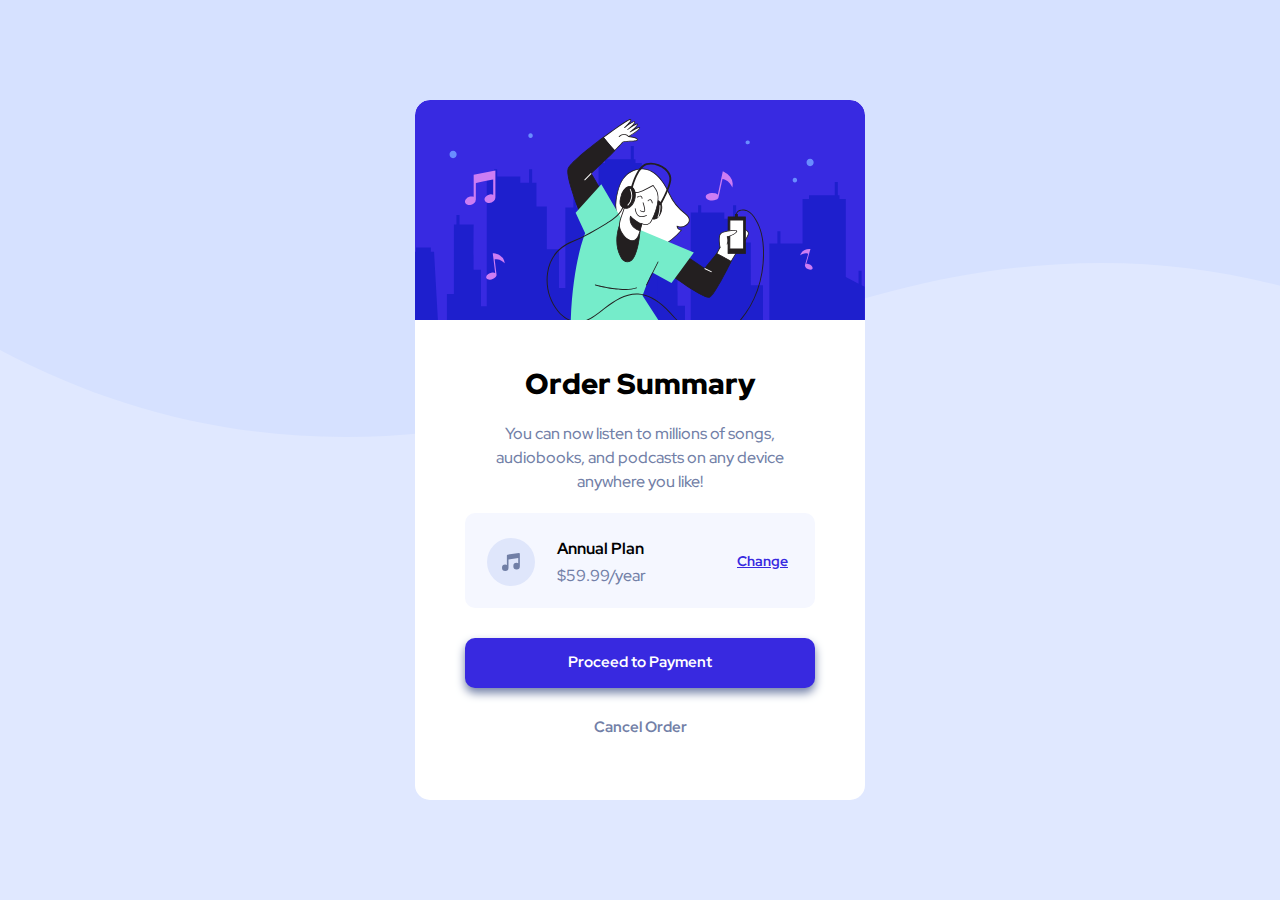
<file: index.html>
<!DOCTYPE html>
<html lang="en">
  <head>
    <meta charset="UTF-8" />
    <meta name="viewport" content="width=device-width, initial-scale=1.0" />
    <!-- displays site properly based on user's device -->

    <link
      rel="icon"
      type="image/png"
      sizes="32x32"
      href="./images/favicon-32x32.png"
    />

    <!-- Google Fonts -->

    <link rel="preconnect" href="https://fonts.googleapis.com" />
    <link rel="preconnect" href="https://fonts.gstatic.com" crossorigin />
    <link
      href="https://fonts.googleapis.com/css2?family=Red+Hat+Display:wght@500;700;900&display=swap"
      rel="stylesheet"
    />

    <!-- CSS Stylesheet -->

    <link rel="stylesheet" href="css/style.css" />

    <!-- Bootstrap -->
    <!-- 
    <link href="https://cdn.jsdelivr.net/npm/bootstrap@5.1.0/dist/css/bootstrap.min.css" rel="stylesheet" integrity="sha384-KyZXEAg3QhqLMpG8r+8fhAXLRk2vvoC2f3B09zVXn8CA5QIVfZOJ3BCsw2P0p/We" crossorigin="anonymous"> -->

    <title>Frontend Mentor | Order summary card</title>
  </head>

  <body>
    <main>
      <div class="container">
        <img
          class="header-img"
          src="images/illustration-hero.svg"
          alt="illustration-hero"
        />

        <div class="content-app">
          <div class="header-text">
            <h1 class="title">Order Summary</h1>

            <p class="sub-header">
              You can now listen to millions of songs, audiobooks, and podcasts
              on any device anywhere you like!
            </p>
          </div>
          <div class="plan-box">
            <img id="music-icon" class="music-icon" src="images/icon-music.svg" alt="icon" />

            <div id="annual-plan" class="annual-plan">Annual Plan</div>

            <p id="price" class="price">$59.99/year</p>

            <a id="change-plan" class="change-plan" href="#">Change</a>
          </div>

          <div class="end-button">

            <a class="payment-btn" id="payment-btn" href="#">Proceed to Payment</a>
            <a class="cancel-btn" id="cancel-btn" href="#">Cancel Order</a>

          </div>

        </div>

        <!-- <div class="attribution">
        Challenge by
        <a href="https://www.frontendmentor.io?ref=challenge" target="_blank"
          >Frontend Mentor</a
        >. Coded by <a href="#">T</a>.
      </div> -->
      </div>
    </main>
  </body>
</html>
</file>
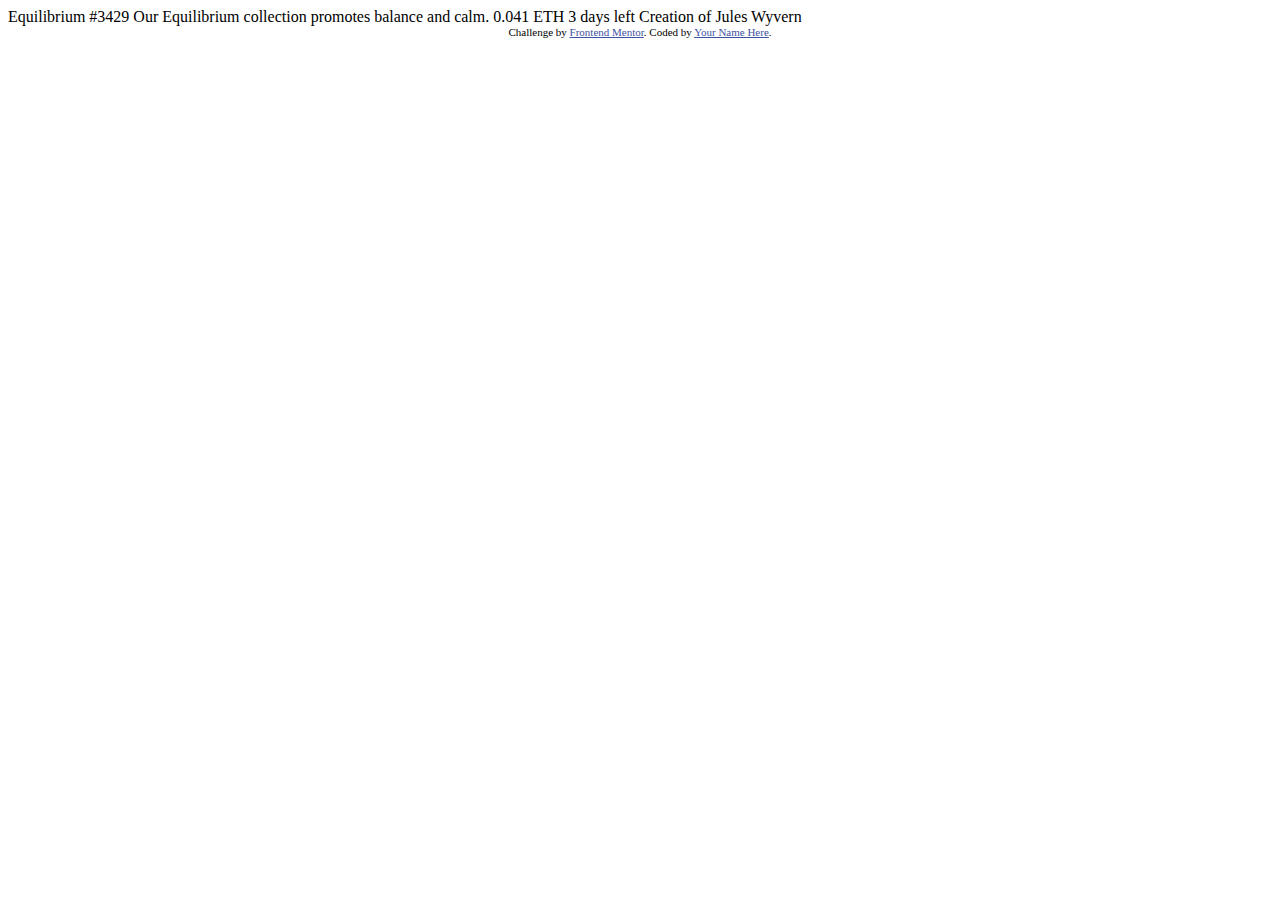
<file: nft-preview-card-component-main/index.html>
<!DOCTYPE html>
<html lang="en">
<head>
  <meta charset="UTF-8">
  <meta name="viewport" content="width=device-width, initial-scale=1.0"> <!-- displays site properly based on user's device -->
  <link rel="stylesheet" href="css/style.css">
  <link rel="icon" type="image/png" sizes="32x32" href="./images/favicon-32x32.png">
  
  <title>Frontend Mentor | NFT preview card component</title>

  <!-- Feel free to remove these styles or customise in your own stylesheet 👍 -->
  <style>
    .attribution { font-size: 11px; text-align: center; }
    .attribution a { color: hsl(228, 45%, 44%); }
  </style>
</head>
<body>

  Equilibrium #3429

  Our Equilibrium collection promotes balance and calm.

  0.041 ETH
  3 days left
  
  Creation of Jules Wyvern

  <div class="attribution">
    Challenge by <a href="https://www.frontendmentor.io?ref=challenge" target="_blank">Frontend Mentor</a>. 
    Coded by <a href="#">Your Name Here</a>.
  </div>
</body>
</html>
</file>
<file: css/style.css>
:root {
    --pale-blue: hsl(225, 100%, 94%);
    --bright-blue: hsl(245, 75%, 52%);
    --very-pale-blue: hsl(225, 100%, 98%);
    --desaturated-blue: hsl(224, 23%, 55%);
    --dark-blue: hsl(223, 47%, 23%);
}

* {
    box-sizing: border-box;
    margin: 0;
    padding: 0;
}

*,
*::before,
*::after {
    box-sizing: inherit;
}

body {
    font-family: "Red Hat Display", sans-serif;
    background-image: url(../images/pattern-background-desktop.svg);
    background-repeat: no-repeat;
    background-color: var(--pale-blue);
}

main {
    min-height: 100vh;
    display: flex;
    align-items: center;
    justify-content: center;
}

h1 {
    font-weight: 900;
    text-align: center;
    font-size: 1.8rem;
}

p {
    font-weight: 500;
    color: var(--desaturated-blue);
    text-align: center;
    margin: 1.2rem 0;
    line-height: 1.5rem;
}

#music-icon,
#annual-plan,
#price,
#change-plan {
    position: absolute;
    align-items: center;
    justify-content: center;
}

#payment-btn,
#cancel-btn {
    text-decoration: none;
    font-weight: 700;
    font-size: 95%;
}

.container {
    display: flex;
    flex-direction: column;
    flex: 1 0 300px;
    overflow: hidden;
    background-color: white;
    max-width: 28.12rem;
    height: 43.75rem;
    border-radius: 15px;
}

.header-img {
    max-width: 100%;
    border-radius: 15px 15px 0 0;
}

.content-app {
    margin: 2.8rem 3.12rem;
}

.plan-box {
    background-color: var(--very-pale-blue);
    border-radius: 10px;
    position: relative;
    width: 21.87rem;
    height: 5.93rem;
}

.music-icon {
    left: 1.37rem;
    top: 1.56rem;
}

.annual-plan {
    left: 5.75rem;
    top: 1.56rem;
    font-weight: 700;
}

.price {
    left: 5.75rem;
    bottom: 0.06rem;
}

.change-plan {
    color: var(--bright-blue);
    top: 2.37rem;
    right: 1.68rem;
    font-weight: 700;
    font-size: 90%;
}

.change-plan:hover {
    opacity: 80%;
    text-decoration: none;
}

.end-button {
    display: flex;
    flex-direction: column;
    align-items: center;
    text-align: center;
    line-height: 3.12rem;
}

.payment-btn {
    width: 21.87rem;
    height: 3.12rem;
    position: relative;
    background-color: var(--bright-blue);
    border-radius: 10px;
    color: white;
    top: 1.87rem;
    box-shadow: 0 5px 10px var(--desaturated-blue);
}

.cancel-btn {
    width: 21.87rem;
    height: 3.12rem;
    color: var(--desaturated-blue);
    position: relative;
    top: 2.81rem;
}

.payment-btn:hover {
    opacity: 70%;
}

.cancel-btn:hover {
    color: var(--dark-blue);
}

@media (max-width: 375px) {
    body {
        background-image: url(../images/pattern-background-mobile.svg);
        background-size: 100%;
        max-width: 100%;
        font-size: 90%;
    }
    h1 {
        font-size: 1.5rem;
    }
    p {
        font-size: 97%;
    }
    .container {
        max-width: 20.62rem;
        max-height: 35.62rem;
        justify-content: center;
        align-items: center;
        margin: 10px;
    }
    .plan-box {
        width: 16.87rem;
        height: 5rem;
        margin: auto;
    }
    .music-icon {
        left: 0.8rem;
        top: 1rem;
    }
    .annual-plan {
        left: 4.7rem;
        top: 1.2rem;
    }
    .price {
        left: 4.7rem;
        top: 1.2rem;
    }
    .change-plan {
        top: 2rem;
        right: 1.2rem;
    }
    .payment-btn {
        width: 17.5rem;
        height: 3.12rem;
        margin: auto;
    }
    .cancel-btn {
        width: 17.5rem;
        height: 3.12rem;
        margin: auto;
    }
}
</file>
<file: nft-preview-card-component-main/css/style.css>
body {
}
</file>
